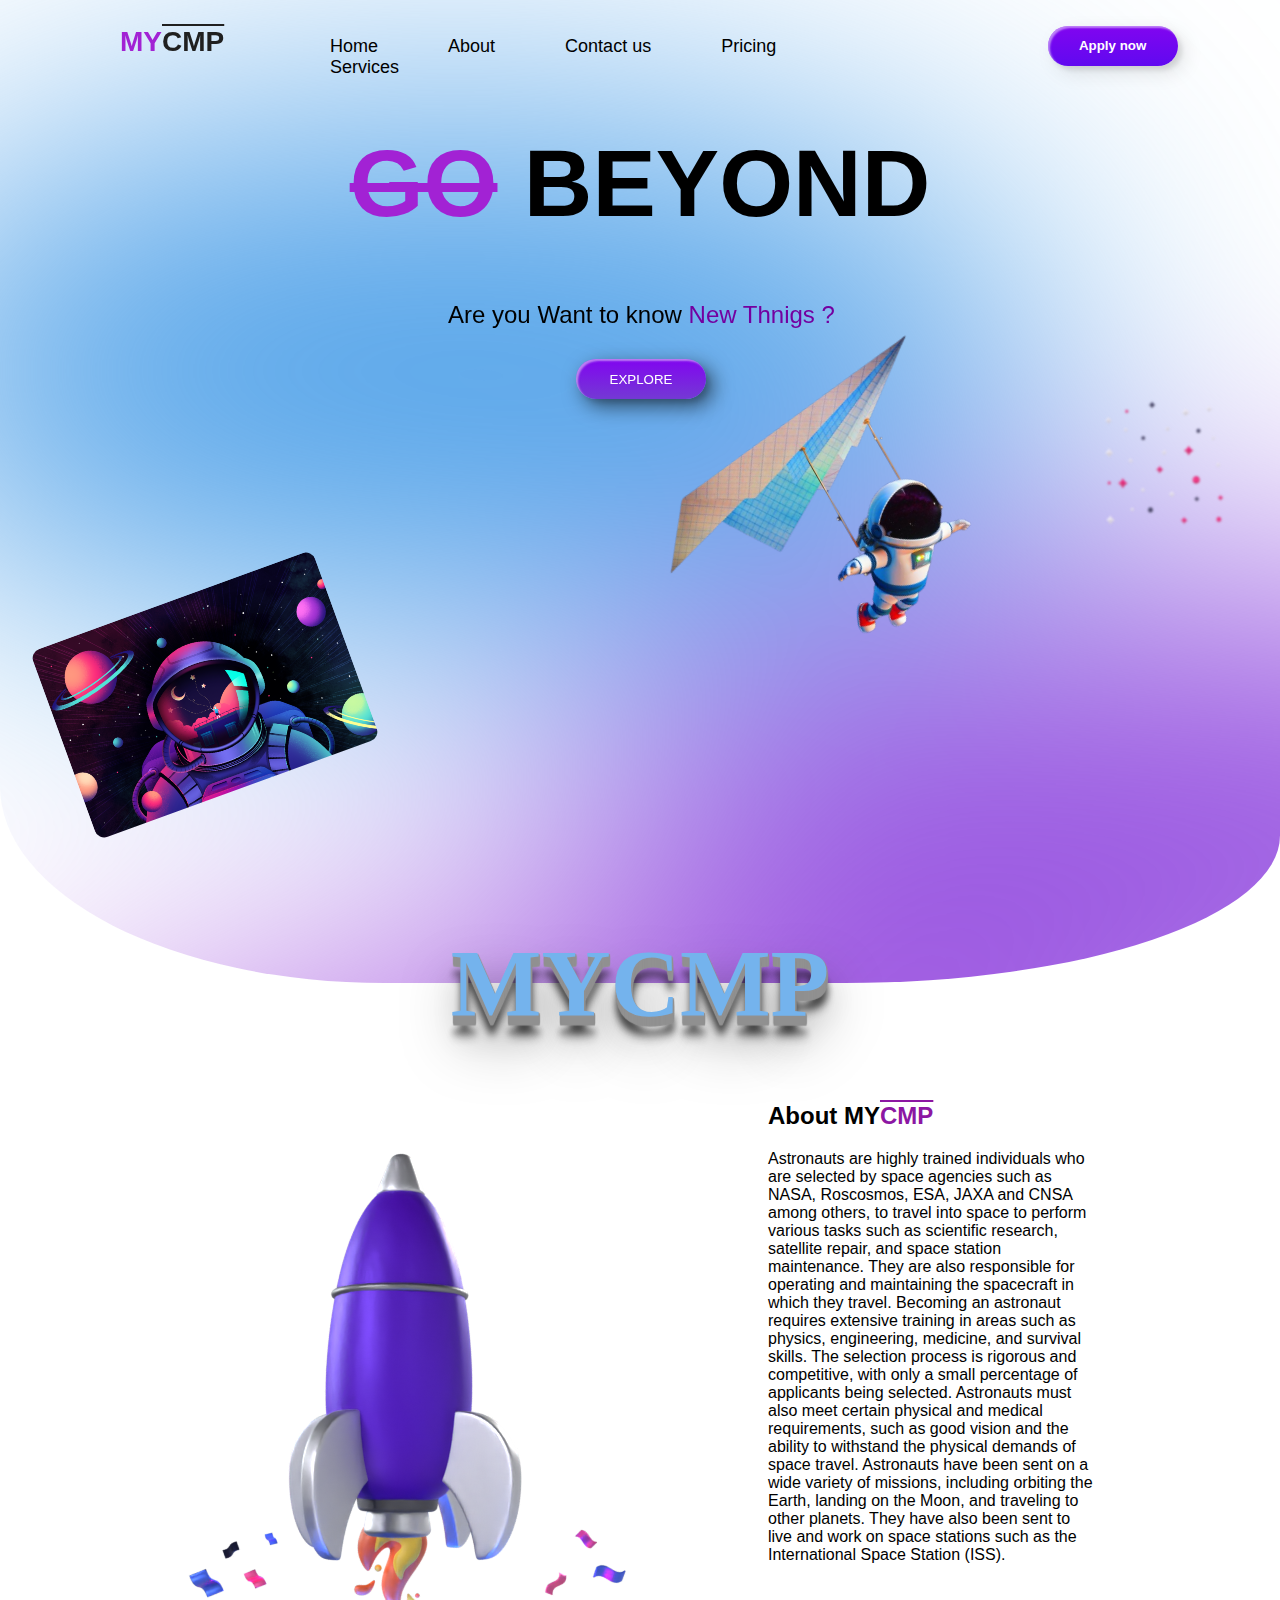
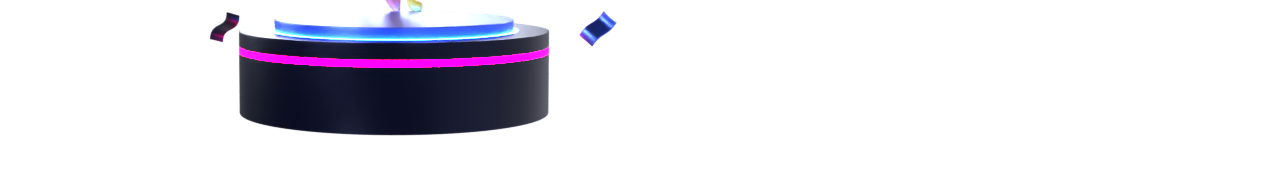
<file: mycmp/index.html>
<!DOCTYPE html>
<html lang="en">
<head>
    <meta charset="UTF-8">
    <link rel="stylesheet" href="CSS/style.css">
    <meta name="viewport" content="width=device-width, initial-scale=1.0">
    <title>MYCMP</title>
</head>
<body>
    

  <!-- header -->
<div style="background-image: url(./images/bbblurry.svg); background-size: cover;  border-radius: 25% 15% 34% 30% / 0% 0% 15% 20%; background-repeat: no-repeat;  "> 
  <header class="main header" role="header" >
    <!-- <img src="mars-planet-6162991-5042461.webp" alt="image" class="logo" height="70px" > -->
    <h2 class="logo">MY<em style="font-style:normal ; color: #202020; text-decoration: overline ; font-family: Verdana, Geneva, Tahoma, sans-serif;">CMP</em></h2>
    <button class="custom-btn btn-1">Apply now</button>
    <nav>
            <a href="#section1">Home</a>
            <a href="#section2">About</a>
            <a href="#section3">Contact us</a>
            <a href="#section4">Pricing</a>
            <a href="#section4">Services</a>
           
    </nav>
  </header>
  

<!-- section1 -->
  <section id="section1" >
  
    <h1><em class="h1e">GO</em> BEYOND </h1>
    <h2 style=" margin-left: 35%; font-weight: 500; ">Are you Want to know  <em style="font-style:normal; color: #7300a0;">New Thnigs ?</em><br> </h2>
<button class="exp-btn btn-2">EXPLORE</button>
    <div class="travel">
      <!-- <img class="stars-2"  src="./images/plastars.png" alt="" style="margin-left: 10%; margin-bottom: 20%; filter: blur(2px); opacity: 50%;"> -->
      <div class="stars-1">
      <img class="stars" src="./images/stars.png" alt="">
    </div>
   
      <img class="side-pic" src="./images/side-pic.png" height="600px" height="500px">   
    </div>
      

      <div class="card">
    
          <img src="./images/conceptt.png" alt=""  width="300px" height="230px">   
    <div class="card-content">
            <p class="card-title">Space Camp</p>
            </p><p class="card-description">Lorem ipsum dolor sit amet, consectetur adipiscing elit, sed do eiusmod tempor incididunt .</p>
            
            <h3 style="float: right;">Go for free</h3>
          </div>
        </div>
        
        <span class="text">MYCMP</span>

  </section>
</div>

<!-- section-2   -->
  
  
 <section id="section-2" >
 
  <div id="side-rocket">
<img class="rocketfly" src="./images/rocketfly.png" alt="" >
<aside id="aside"style="width: 40%;float: right;">
  <article id="articleside">
      <div>
          <h2>About MY<em style="font-style:normal ; color: #8c17a3; text-decoration: overline ; font-family: Verdana, Geneva, Tahoma, sans-serif;">CMP</em></h2>
          <p class="pside"> Astronauts are highly trained individuals who are selected by space agencies such as NASA, Roscosmos, ESA, JAXA 
            and CNSA among others, to travel into space to perform various tasks such as scientific research, satellite repair, and space station maintenance. They are also responsible for operating and maintaining the spacecraft in which they travel.

              Becoming an astronaut requires extensive training in areas such as physics, engineering, medicine, and survival skills.
               The selection process is rigorous and competitive, with only a small percentage of applicants being selected. Astronauts must also meet certain physical and medical 
               requirements, such as good vision and the ability to withstand the physical demands of space travel.
              
              Astronauts have been sent on a wide variety of missions, including orbiting the Earth, landing on the Moon, and traveling to other planets. They have also been sent to live and work on space
               stations such as the International Space Station (ISS). </p> 
             </div>
  </article>
</aside>


 </section>
  




</body>
</html>
</file>
<file: mycmp/CSS/style.css>
body {
    margin: auto;
    width: auto;
    font-family: 'Segoe UI', Tahoma, Geneva, Verdana, sans-serif;
 }
 
/*header*/

header{
  padding-top: 2%;
}

header nav {
  font-size: 18px;
  margin-left: 25%;
  margin-top:10px;
}
    nav a{
    color: black;
    text-decoration: none;
    margin-right:50px;
    padding: 2px 5px 10px 10px;
}

/*update this after*/
nav a:hover{
  color: #5d4064;
  filter: blur(1px); 
 }
/*update this after*/
  
header h2{
  position: fixed;
  float: left;
   margin-left: 120px;
   text-decoration: none;
   font-weight: bold;
   margin-top: auto;
   font-size: 28px;
   color: #a222d4;   
 }
.custom-btn {
  width: 130px;
  height: 40px;
  color: #fff;
  border-radius: 20px;
  padding: 10px 25px;
  cursor: pointer;
  font-weight: bolder;
  transition: all 0.8s ease;
  position: static;
  display: inline-block;
  box-shadow: inset 2px 2px 2px 0px rgba(255,255,255,.5),
    7px 7px 20px 0px rgba(0,0,0,.1),
    4px 4px 5px 0px rgba(0,0,0,.1);
  outline: none;
 }
 
 .btn-1 {
  background: rgb(96,9,240);
  float: right;
  margin: auto 8%;
  background: linear-gradient(0deg, rgba(96,9,240,1) 0%, rgba(129,5,240,1) 100%);
  border: none;
 }
 
 .btn-1:before {
  height: 0%;
  width: 2px;
 }
 
 .btn-1:hover {
  box-shadow: 4px 4px 6px 0 rgba(255,255,255,.5),
               -4px -4px 6px 0 rgba(116, 125, 136, .5), 
     inset -4px -4px 6px 0 rgba(255,255,255,.2),
     inset 4px 4px 6px 0 rgba(0, 0, 0, .4);
 }
 /* section-1 */
 #section1{
  position: relative;
  padding-bottom: 10%;
  
 }
#section1 h1{
  text-align: center;
  font-size: 95px;
  margin-top: 4%;
}
#section1 .h1e{
  text-decoration: line-through;
  color: #a222d4;
  font-style: normal;
}

.stars-1{
  position: relative;
  width: 180px;
  filter: blur(1px);
  height: 180px;
  float: right;
  transition: all 0.6s cubic-bezier(0.23, 1, 0.320, 1);
  animation-timing-function: ease-in-out;
  animation: mvt 5s infinite;
}

.stars-2{
  position: relative;
  width: 200px;
  filter: blur(1px);
  height: 200px;
  float: left;
  transition: all 0.6s cubic-bezier(0.23, 1, 0.320, 1);
  animation-timing-function: ease-in-out;
  animation: mymove 5s infinite;
}
@keyframes mvt {
  from {right: 0px;}
  to {right: 150px;}
}
.travel .side-pic{
  float: right;
  transform: translate(-10%, -20%) rotate(-30deg);
  animation-timing-function: ease-in-out;
  animation: pulse 5s infinite;
}


@keyframes pulse {
  0% {
    opacity: 0;
  }
  50% {
    transform: scale(1.1);
    opacity: 0.5;
  }
}

/* Card go free */
.card {
  position: relative;
  margin-top: 20%;
  width: 300px;
  height: 200px;
  border-radius: 10px;
  margin-left: 9%;
  display: flex;
  transform: translate(-20%, -30%) rotate(-20deg);
  overflow: hidden;
  transition: all 0.6s cubic-bezier(0.23, 1, 0.320, 1);
  animation-timing-function: ease-in-out;
  animation: mymove 5s linear;
}

/* .card img{
  filter: blur(1px);

} */

@keyframes mymove {
  from {left: 0px;}
  to {left: 150px;}
}

.card:hover {
  transform: rotate(-5deg) scale(1.1);
  box-shadow: 0 10px 20px rgba(178, 5, 194, 0.541);
}

.card-content {
  position: absolute;
  filter: none;
  top: 50%;
  left: 50%;
  transform: translate(-50%, -50%) rotate(-45deg);
  width: 100%;
  height: 100%;
  padding: 20px;
  box-sizing: border-box;
  background-color: #fff;
  opacity: 0;
  transition: all 0.6s cubic-bezier(0.23, 1, 0.320, 1);
}

.card:hover .card-content {
  transform: translate(-50%, -50%) rotate(0deg);
  opacity: 1;
  background-color: #d7c4e0;
}

.card-title {
  margin: 0;
  font-size: 24px;
  color: #141414;
  font-weight: 700;
}

.card-description {
  margin: 10px 0 0;
  font-size: 14px;
  color: #141414;
  line-height: 1.4;
}


.exp-btn {
  width: 130px;
  height: 40px;
  color: #fff;
  margin-top: 10%;
  border-radius: 20px;
  padding: 10px 25px;
  position: relative;
  display: inline-block;
  box-shadow: inset 2px 2px 2px 0px rgba(247, 247, 247, 0.5),
    7px 7px 20px 0px rgba(0, 0, 0, 0.568),
    4px 4px 5px 0px rgba(0,0,0,.1);
  outline: none;
 }
 
 .btn-2{
  background: rgb(233, 219, 255);
  margin-left: 45%;
  margin-top: 10px;
  background: linear-gradient(0deg, rgb(116, 57, 212) 0%, rgba(129,5,240,1) 100%);
  border: none;
 }
 
 .btn-2:before {
  height: 0%;
  width: 2px;
 }
 
 .btn-2:hover {
  box-shadow: 4px 4px 6px 0 rgba(255,255,255,.5),
               -4px -4px 6px 0 rgba(116, 125, 136, .5), 
     inset -4px -4px 6px 0 rgba(255,255,255,.2),
     inset 4px 4px 6px 0 rgb(73, 0, 133);
 }
 .text {
  position: absolute;
  top: 100%; 
  right: 50%;
  transform: translate(50%,-50%);
  text-transform: uppercase;
  font-family: verdana;
  font-size: 6em;
  font-weight: 700;
  color: #74b3ed;
  text-shadow: 1px 1px 1px #919191,
      1px 2px 1px #919191,
      1px 3px 1px #919191,
      1px 4px 1px #919191,
      1px 5px 1px #919191,
      1px 6px 1px #919191,
      1px 7px 1px #919191,
      1px 8px 1px #919191,
      1px 9px 1px #919191,
      1px 10px 1px #919191,
  1px 18px 6px rgba(16, 16, 16, 0.568),
  1px 22px 10px rgba(16, 16, 16, 0.356),
  1px 25px 35px rgba(16,16,16,0.2),
  1px 30px 60px rgba(16,16,16,0.4);
  
}


/* section-2 */


#side-rocket .rocketfly{
  position: relative;
  float: left;
  margin-left: 8%;
  margin-top: 10%;
  animation-timing-function: ease-in-out;
  animation: pulse 5s linear;
}


@keyframes pulse {
  0% {
    opacity: 0;
  }
  50% {
    transform: scale(1.1);
    opacity: 3.5;
  }
}

#articleside{
  margin: 20% 15% 0 0;
}
.pside{
  margin-right: 25%;
}
</file>
